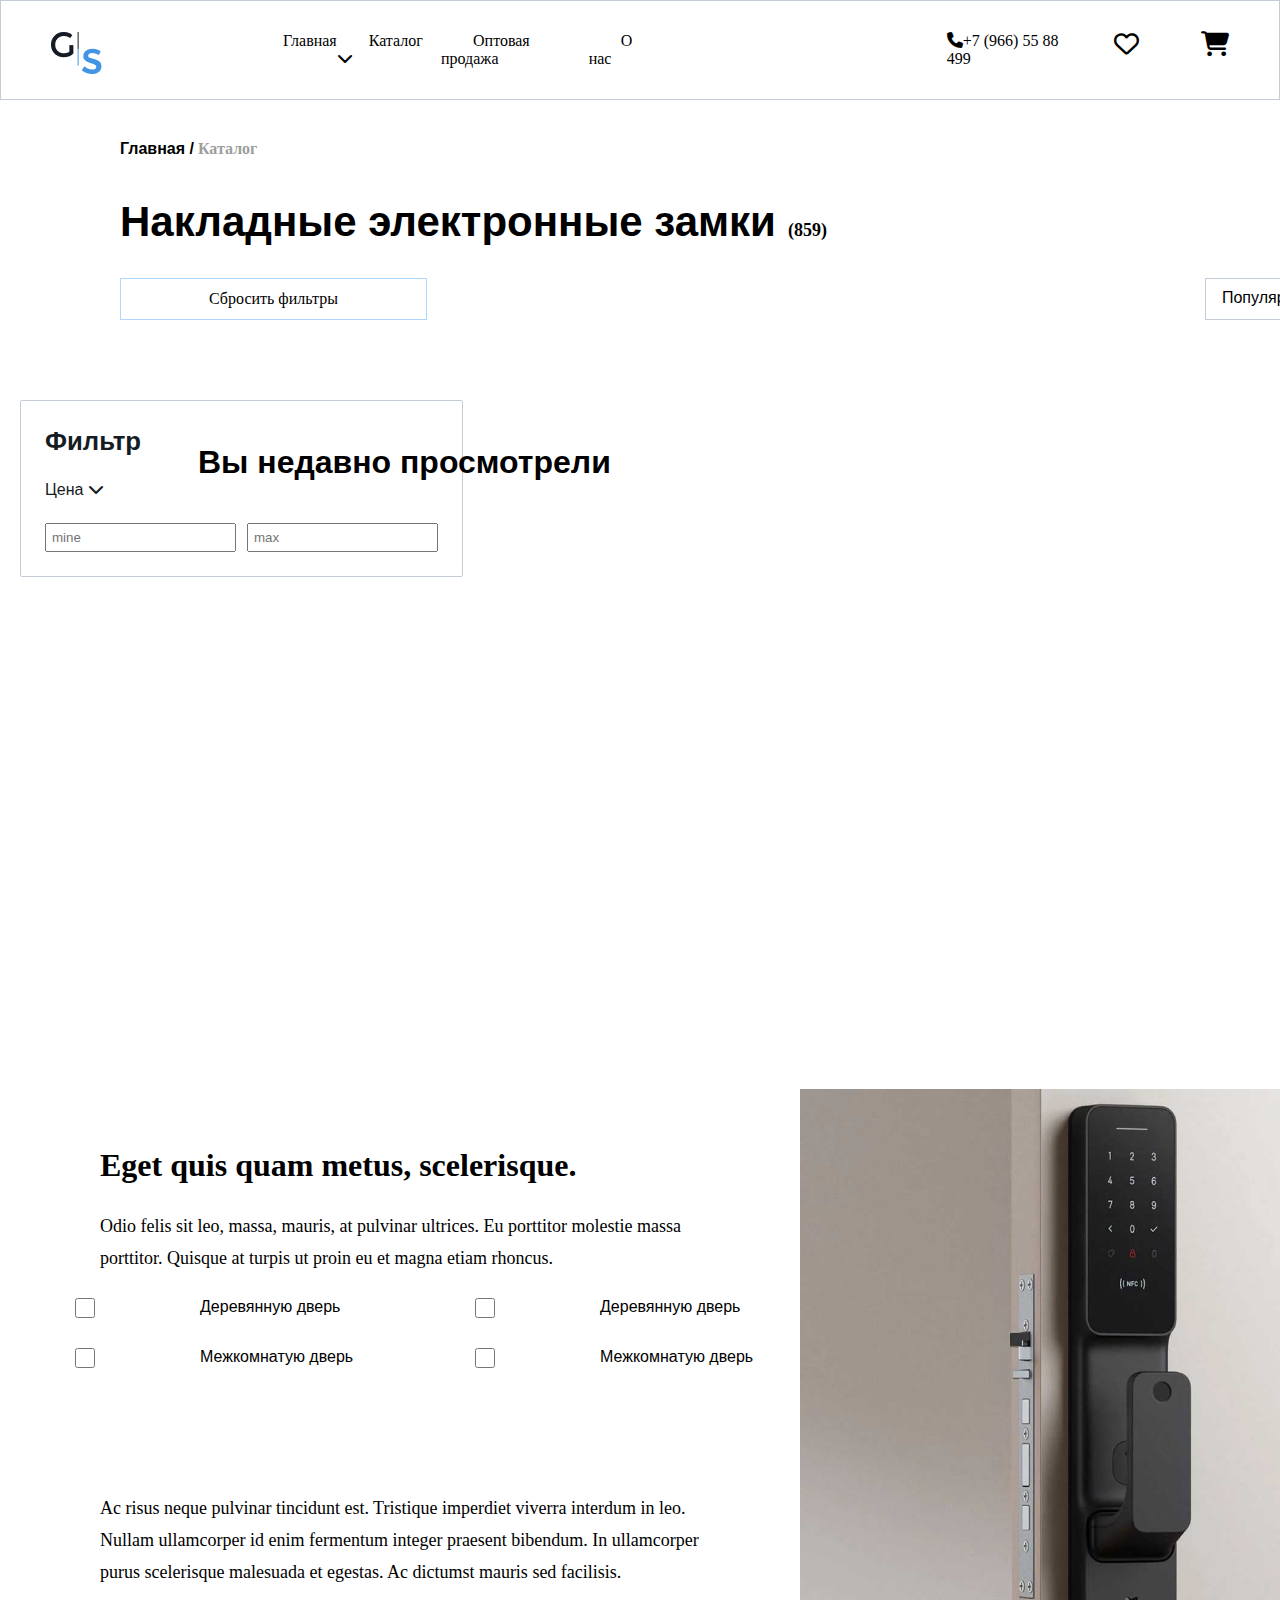
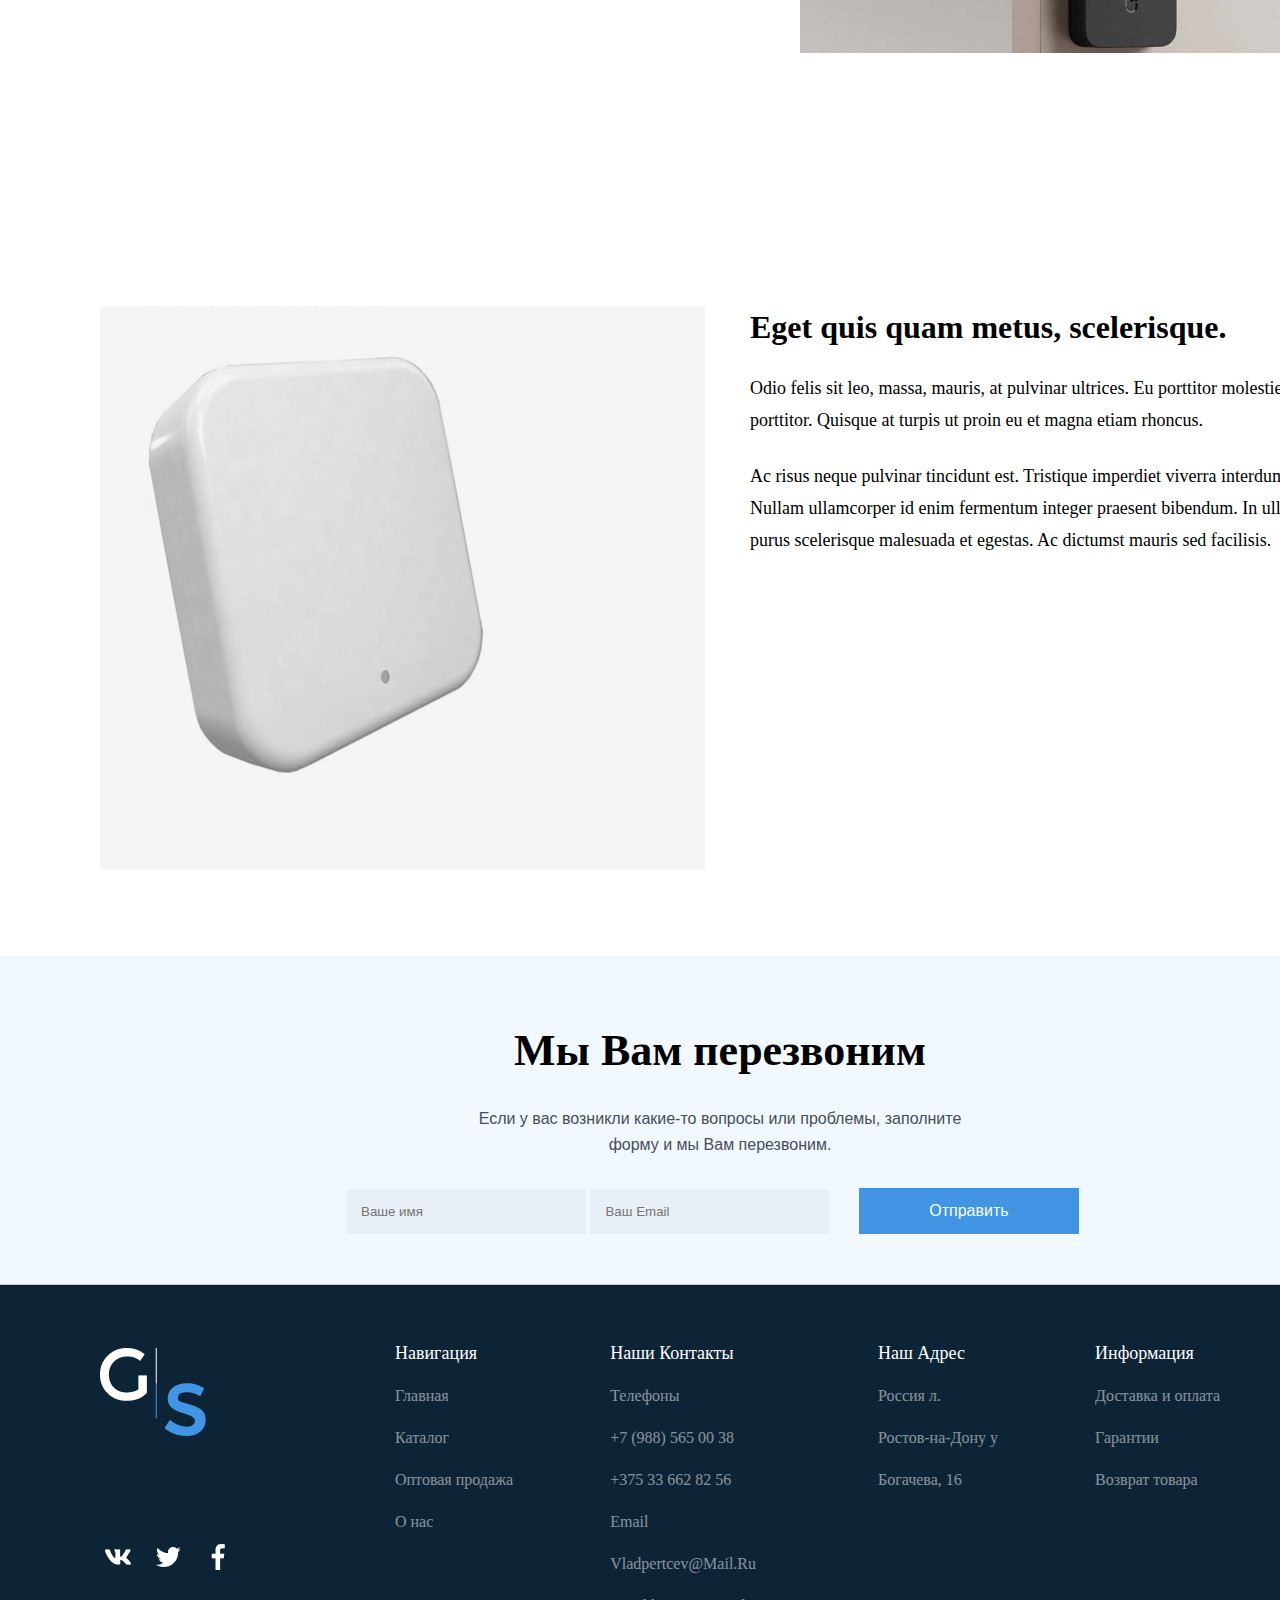
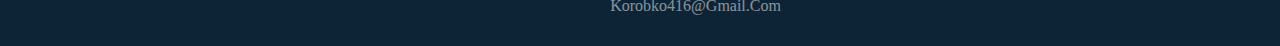
<file: index.html>
<!DOCTYPE html>
<html lang="en">
<head>
  <meta charset="UTF-8">
  <meta http-equiv="X-UA-Compatible" content="IE=edge">
  <meta name="viewport" content="width=device-width, initial-scale=1.0">
  <title>Home</title>
  <link href="https://db.onlinewebfonts.com/c/1c45e28f8e86cc89876f003b953cc3e9?family=SF+Pro+Text+Regular" rel="stylesheet">
  <link rel="stylesheet" href="https://cdnjs.cloudflare.com/ajax/libs/font-awesome/6.4.2/css/all.min.css">
  <link rel="stylesheet" href="./style/style.css">
</head>
<body>
  <nav>
   <div class="conatiner">
     <img class="logo-img" src="img/Logo (1).png" alt="">
    <ul class="menu">
      <li class="menu__item1"><a href="./index.html">Главная</a></li>
      <li class="menu__item" id="sign-up-link"><a href="./pages/category.html">Каталог <i class="fa-solid fa-chevron-down"></i></a></li>
      <li class="menu__item" id="sign-in-link"><a href="#">Оптовая продажа</a></li>
      <li class="menu__item" id="account-link"><a href="#">О нас</a></li>
      <li class="menu__item2"><i class="fa-solid fa-phone"></i>+7 (966) 55 88 499</li>
      <i class="fa-regular fa-heart"></i>
      <a href="./pages/korzinka.html"><i class="fa-solid fa-cart-shopping"></i></a>
     </ul>
  </div>
  </nav>
  <section>
    <div class="container">
        <div class="textSecta">
          <h4>Главная /<span class="h4-span"> Каталог</span></h4>
        </div>
        <div class="bigText">
           <h2>Накладные электронные замки<span class="h2-span">(859)</span></h2>
        </div>
        <div class="containt">
           <div class="text">
               <p class="Filter-div">Сбросить фильтры</p>
           </div>
           <div class="text2">
              <p class="Pp-filter"> Популярности  <i class="fa-solid fa-chevron-down"></i> </p>
           </div>
        </div>
        <div id="fetchProduct">
        </div>
        </div>
  </section>
  <div class="filetr">
    <div class="container">
      <div class="filter_main">
        <div class="text_filter">
          <h3>Фильтр</h3>
          <div class="text_box-pirce">
               <p>Цена <i class="fa-solid fa-chevron-down"></i></p>
               <input type="number" placeholder="mine" class="input_min_pirce" value="2500$">
               <input type="number" placeholder="max" class="input_max_pirce" value="7500$">
          </div>
        </div>
      </div>
    </div>
  </div>
  <div class="service">
    <div class="container">
      <div class="service-text">
        <h1>Вы недавно просмотрели</h1>
       <div class="chevron-left-rigth"> <i class="fa-solid fa-chevron-left"></i> <i class="fa-solid fa-chevron-right"></i></div>
      </div>
      <div class="service"></div>
    </div>
  </div>
  <div class="banner">
     <div class="container">
      <div class="banner-dislplay">
        <div class="banner-text">
          <h2 class="banner_h2">Eget quis quam metus, scelerisque.</h2>
          <p class="banner_p">Odio felis sit leo, massa, mauris, at pulvinar ultrices. Eu porttitor molestie massa porttitor. Quisque at turpis ut proin eu et magna etiam rhoncus.</p>          
          <div class="banner_input">
            <input type="checkbox">
            <p class="banner-p">Деревянную дверь</p>
            <input type="checkbox"> 
             <p class="banner-p">Деревянную дверь</p>
             <input type="checkbox"> 
             <p class="banner-p">Межкомнатую дверь</p>
             <input type="checkbox">
             <p class="banner-p">Межкомнатую дверь</p>
          </div>
          <div class="banner-text">
            <p class="banner_p">Ac risus neque pulvinar tincidunt est. Tristique imperdiet viverra interdum in leo. Nullam ullamcorper id enim fermentum integer praesent bibendum. In ullamcorper purus scelerisque malesuada et egestas. Ac dictumst mauris sed facilisis.</p>
          </div>
        </div>
        <div class="banner-img">
          <img src="./img/white-2-storey-house-near-trees-1115804.png" alt="">
        </div>
      </div>
      <div class="banner-display">
         <div class="banner-imge">
          <img src="./img/white-2-storey-house-near-trees-1115804 (3).png" alt="">
         </div>
         <div class="bannere-text">
              <h2 class="banner_h2e">Eget quis quam metus, scelerisque.</h2>
              <p class="banner_pe">Odio felis sit leo, massa, mauris, at pulvinar ultrices. Eu porttitor molestie massa porttitor. Quisque at turpis ut proin eu et magna etiam rhoncus.</p>
              <p class="banner_pe">Ac risus neque pulvinar tincidunt est. Tristique imperdiet viverra interdum in leo. Nullam ullamcorper id enim fermentum integer praesent bibendum. In ullamcorper purus scelerisque malesuada et egestas. Ac dictumst mauris sed facilisis.</p>
         </div>
      </div>
     </div>
  </div>
  <div class="input-form-serverci">
     <div class="container">
        <div class="form-text">
          <h2 class="input_h2">Мы Вам перезвоним</h2>
          <p class="input_p">Если у вас возникли какие-то вопросы или проблемы, заполните форму и мы Вам перезвоним.</p>
        </div>
        <form action="https://echo.htmlacademy.ru/">
           <input required type="text" placeholder="Ваше имя" class="form_input">
           <input required type="text" placeholder="Ваш Email" class="form_input">
           <button type="submit">Отправить</button>
        </form>
     </div>
  </div>
  <div class="end">
    <div class="container">
      <div class="end_main">
          <div class="img_end">
            <img src="./img/Logo (2).png" alt="">
            <div class="logoIcon_end">
            <img src="./img/Frame 4075216.png" alt="">
            </div>
          </div>
          <div class="main-text">
            <div class="text_img">
              <h5 class="text_h5">Навигация</h5>
              <p class="text_p">Главная</p>
              <p class="text_p">Каталог</p>
              <p class="text_p">Оптовая продажа</p>
              <p class="text_p">О нас</p>
           </div>
           <div clas class="text_h5"="text_img">
              <h5 class="text_h5">Наши контакты </h5>
              <p class="text_p">Телефоны</p>
              <p class="text_p">+7 (988) 565 00 38</p>
              <p class="text_p">+375 33 662 82 56</p>
              <p class="text_p">Email</p>
              <p class="text_p">vladpertcev@mail.ru</p>
              <p class="text_p">korobko416@gmail.com</p>
           </div>
           <div class="text_img">
               <h5 class="text_h5">Наш адрес</h5>
               <p class="text_p">Россия л. </p>
               <p class="text_p">Ростов-на-Дону у</p>
               <p class="text_p">Богачева, 16</p>
           </div>
           <div class="text_img">
               <h5 class="text_h5">информация</h5>
               <p class="text_p">Доставка и оплата</p>
               <p class="text_p">Гарантии</p>
               <p class="text_p">Возврат товара</p>
           </div>
          </div>
      </div>
    </div>
  </div>
  <script src="./script/main.js"></script>
</body>
</html>
</file>
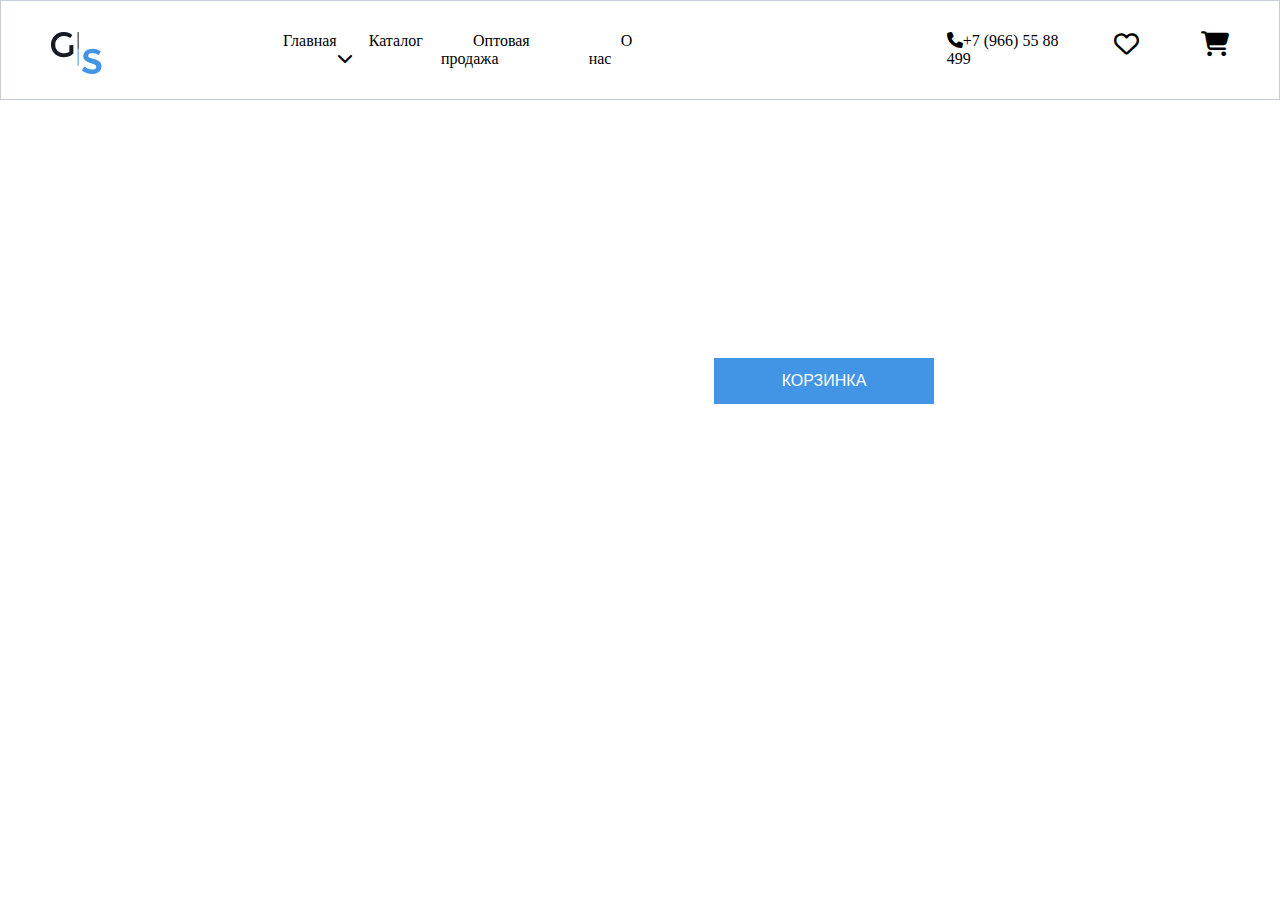
<file: pages/dataProduct.html>
<!DOCTYPE html>
<html lang="en">
<head>
    <meta charset="UTF-8">
    <meta name="viewport" content="width=device-width, initial-scale=1.0">
    <title>Data</title>
     <link href="https://db.onlinewebfonts.com/c/1c45e28f8e86cc89876f003b953cc3e9?family=SF+Pro+Text+Regular" rel="stylesheet">
     <link rel="stylesheet" href="https://cdnjs.cloudflare.com/ajax/libs/font-awesome/6.4.2/css/all.min.css">
     <link rel="stylesheet" href="../style/style.css">
</head>
<body>
    <nav>
        <div class="conatiner">
          <img class="logo-img" src="../img/Logo (1).png" alt="">
         <ul class="menu">
           <li class="menu__item1"><a href="../index.html">Главная</a></li>
           <li class="menu__item" id="sign-up-link"><a href="#">Каталог <i class="fa-solid fa-chevron-down"></i></a></li>
           <li class="menu__item" id="sign-in-link"><a href="#">Оптовая продажа</a></li>
           <li class="menu__item" id="account-link"><a href="#">О нас</a></li>
           <li class="menu__item2"><i class="fa-solid fa-phone"></i>+7 (966) 55 88 499</li>
           <i class="fa-regular fa-heart"></i>
           <a href="../pages/korzinka.html"><i class="fa-solid fa-cart-shopping"></i></a>
         </ul>
       </div>
       </nav>
    <div class="container">
        <div class="data">
            <div id="img_wrapp">
            </div>
             <div class="data_text">
                <h1 id="ProductTitle"></h1>
                  <p id="ProductDesc"></p>
                 <p id="ProductPrice"></p>
             <button class="buttonProductToKorzink"> КОРЗИНКА</button>
             </div>
             
        </div>
    </div>
    <script src="../script/dataProduct.js"></script>
</body>
</html>
</file>
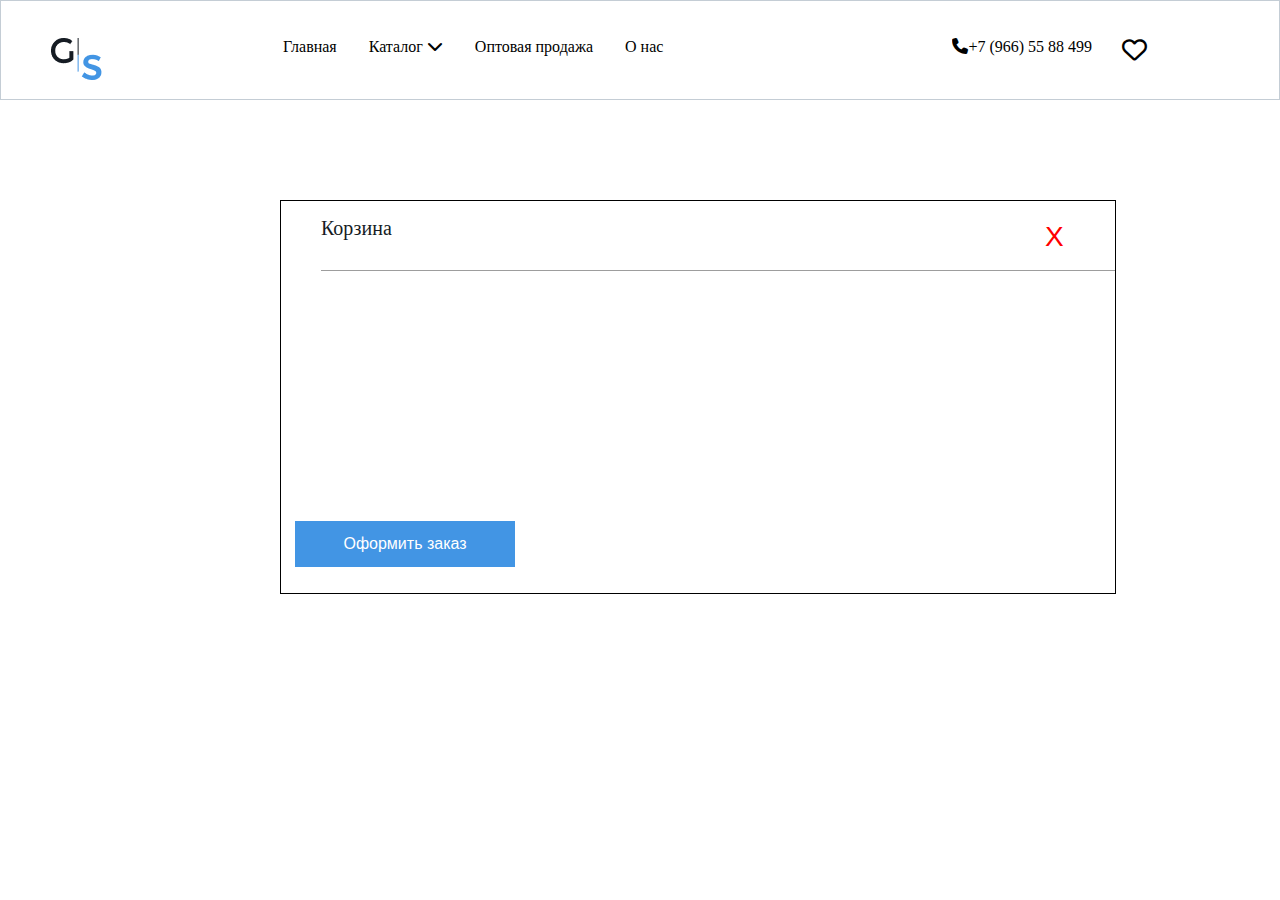
<file: pages/korzinka.html>
<!DOCTYPE html>
<html lang="en">
<head>
    <meta charset="UTF-8">
    <meta name="viewport" content="width=device-width, initial-scale=1.0">
    <title>Shop</title>
    <link href="https://db.onlinewebfonts.com/c/1c45e28f8e86cc89876f003b953cc3e9?family=SF+Pro+Text+Regular" rel="stylesheet">
    <link rel="stylesheet" href="https://cdnjs.cloudflare.com/ajax/libs/font-awesome/6.4.2/css/all.min.css">
    <link rel="stylesheet" href="../style/style.css">
</head>
<body>
    <nav>
        <div class="conatiner">
          <img class="logo-img" src="../img/Logo (1).png" alt="">
         <ul class="menu">
           <li class="menu__item1"><a href="../index.html">Главная</a></li>
           <li class="menu__item" ><a href="../pages/category.html">Каталог <i class="fa-solid fa-chevron-down"></i></a></li>
           <li class="menu__item" ><a href="#">Оптовая продажа</a></li>
           <li class="menu__item"><a href="#">О нас</a></li>
           <li class="menu__item2"><i class="fa-solid fa-phone"></i>+7 (966) 55 88 499</li>
           <i class="fa-regular fa-heart"></i>
          </ul>
       </div>
       </nav>
    <div class="shopDiv">
        <div class="textb">
            <h5 class="ShopText">Корзина</h5>
            <Span class="Span_Shop">X</Span>
        </div>
        <div Id="imgAges">
        </div>
        <div class="texta">
            <h2 id="Title"></h2>
            <p id="Desc"></p>
            <p id="Price"></p>
            <button class="ButtonBuyShop">Оформить заказ</button>
        </div>
    </div>
    <script src="../script/korzina.js"></script>

</body>
</html>
</file>
<file: style/style.css>
*{
    margin: 0;
    padding: 0;
    box-sizing: border-box;
    font-family: sans-serif;
  }



  nav{
    margin: auto;
    height: 100px;
    background-color: #ffffff;
    display: flex;
    align-items: center;
    padding: 0 50px;
    border: 1px solid #C4CDD5;
  }

  .container{
    margin:auto;
    width: 1440px;
  }

  img{
    position: absolute;
  }

  .menu{
    display: flex;
    list-style-type: none;
  }

  .menu a{
    
    font-family: "SF Pro Text Regular";
    margin-left: 32px;
    text-decoration: none;
    color: #000000;
  }

  .menu__item1{
    margin-left: 200px;
  }


  .menu__item2{
    
    font-family: "SF Pro Text Regular";
    margin-left: 289px;
  }


  .fa-regular , .fa-cart-shopping{
    margin-left: 30px;
    cursor: pointer;
    font-size: 25px;
  }



  section{
    margin: 20px;
  }


  .h4-span{
    
    font-family: "SF Pro Text Regular";
    color: #9D9D9D;
  }


  .h2-span{
    
    font-family: "SF Pro Text Regular";
    color: #000000;
    font-size: 18px;
    margin-left: 12px;
  }

  .bigText,.textSecta{
    margin-top: 40px;
    margin-left: 100px;
  }



  .bigText{
    
    font-family: "SF Pro Text Regular";
    font-size: 28px;
  }

  .containt{
    
    font-family: "SF Pro Text Regular";
    display: flex;
    margin-top: 32px;
    justify-content: space-between;
  }

  .text{
    
    font-family: "SF Pro Text Regular";
    border: 1px solid var(--light-blue, #ADD7FF);
    background: #FFF;
    margin-left: 100px;
    padding-left: 72px;
    padding-right: 72px;
  }

  .text2{
    
    font-family: "SF Pro Text Regular";
    border: 1px solid var(--light-grey, #C4CDD5);
    padding-top: 10px;
    padding-left: 16px;
    padding-right: 16px;
    margin-right: 95px;
  }

  .Filter-div{
    
    font-family: "SF Pro Text Regular";
    padding: 7px 16px;
    justify-content: center;
    align-items: center;
    font-size: 16px;
    font-style: normal;
    font-weight: 400;
    line-height: 26px
  
  }


  .Pp-filterz{
    
    font-family: "SF Pro Text Regular";
    font-size: 16px;
    font-style: normal;
    font-weight: 400;
    line-height: 26px;
    text-align: center;
  }


  #fetchProduct{
    gap: 80px;
    margin-top: 104px;
    display: grid;
    grid-template-columns: 300px 300px 300px;

  }


  .DivFetch{
    position: relative;
    padding: 20px;
    padding-top: 400px;
    height: 600px;
    background-color: #fefefe;
    width: 335px;
    margin-bottom: -100px;
    margin-left: 380px;
    
  }

  .Img-style{
    left: 15px;
    bottom: 220px;
    height: 370px;
    position: absolute;
    width: 320px;
  }

  .ShopTitle{
    
    font-family: "SF Pro Text Regular";
    color: #9D9D9D;
    padding-bottom: 20px;
  }

  .ShopPrice{
    font-family: "SF Pro Text Regular";
    padding-top: 30px;
  }

  .ShopDesc{
    font-family: "SF Pro Text Regular";
  }


  .service-text{
    display: flex;
    justify-content: space-between;
    margin-left: 99px;
    font-family: "SF Pro Text Regular";
  }

  .chevron-left-rigth{
    font-size: 28px;
    margin-right: 54px;
    
  }

  .fa-chevron-left{
    color: #9D9D9D;
    margin-right: 53px;
  }


  .service{
    height: 700px;
    position: relative;
    margin-left: 99px;
    display: grid;
    grid-template-columns: 350px 350px 400px 350px;
    
  }


  .SliceDiv{  
    margin-top: 164px;
    
  }


  .SliceDiv:last-child{
    margin-top: -570px;
  }

  .service_p{
    font-family: "SF Pro Text Regular";
   position: absolute;
   top: 490px;
  }

  .service_pa{
    font-family: "SF Pro Text Regular";
    position: absolute;
    top: 490px;
    margin-left: 200px
  }


 .banner_h2{
    margin-left: 100px;
    font-family: "SF Pro Text Regular";
    font-size: 32px;
    font-style: normal;
    font-weight: 600;
    line-height: 42px; 
  }

  .banner_p{
    margin-left: 100px;
    font-family: "SF Pro Text Regular";
   font-size: 18px;
   font-style: normal;
   font-weight: 400;
   line-height: 32px; 
   width: 605px;
   margin-top: 24px;
  }


  .banner_input{
    display: grid;
    margin-top: 24px;
    grid-template-rows: 20px 20px 20px 20px;
    gap: 30px;
    grid-template-columns: 170px 170px 170px 170px;
  }


 



.banner-dislplay{
  display: flex;
}

.banner-img{
  margin-top: -55px;
  margin-left: 30px;

}

.banner-imge{
  margin-left: 100px;
  margin-top: -82px;
}



.banner_h2e{
  margin-top: 400px;
    margin-left: 750px;
    font-family: "SF Pro Text Regular";
    font-size: 32px;
    justify-content: end;
    font-style: normal;
    font-weight: 600;
    line-height: 42px; 
}


.banner_pe{
  margin-left: 750px;
  font-family: "SF Pro Text Regular";
 font-size: 18px;
 font-style: normal;
 font-weight: 400;
 line-height: 32px; 
 width: 605px;
 margin-top: 24px;
}


.form-text{
  text-align: center;
  margin-top: 400px;
  background: var(--bg-light, #F2F8FF);
  width: 1440px;
  height: 332px;
  padding-top: 64px;
}

.input_h2{
  font-family: "SF Pro Text Regular";
  font-size: 44px;
  padding-bottom: 24px;
  font-style: normal;
  font-weight: 600;
  line-height: 62px;
}

.input_p{
     width: 518px;
     font-size: 16px;
     font-style: normal;
     font-weight: 400;
     line-height: 26px;
     color: var(--grey, #454F5B);
     margin-left: 461px;
}

form{
  margin-left: 346px;
  margin-top: -100px;
}

.form_input{
  padding: 15px;
  width: 240px;
  border: none;
  background: rgba(22, 28, 36, 0.04);

}

button{
  padding: 10px;
  width: 220px;
  background: var(--main, #4295E4);
  font-size: 16px;
font-style: normal;
font-weight: 500;
line-height: 26px;
color: var(--white, #FFF);
border: none;
cursor: pointer;
margin-left: 24px;
}

.data{
  display: grid;
  grid-template-rows: 200px 200px;
}

.data_text{
   margin-left: 700px;
}
 
#ProductTitle{
  font-family: "SF Pro Text Regular";
  font-size: 44px;
   font-style: normal;
   font-weight: 600;
   line-height: 62px;
   width: 604px;
  color: var(--black, #161C24); 
}

#ProductDesc{
  margin-top: 20px;
   color: var(--grey, #454F5B);
   font-family: SF Pro Text;
   font-size: 14px;
   font-style: normal;
   font-weight: 400;
   line-height: 24px; 
   width: 287px;
}


#ProductPrice{
   color: var(--black, #161C24);
   font-family: SF Pro Text;
   font-size: 24px;
   font-style: normal;
   font-weight: 600;
   line-height: normal;
   margin-top: 58px;
   margin-bottom: 16px;
}


.img_product{
  margin-top: 90px;
}


.buttonProductToKorzink{
  width: 220px;
  background: var(--main, #4295E4);
  font-size: 16px;
font-style: normal;
font-weight: 500;
line-height: 26px;
color: var(--white, #FFF);
border: none;
text-decoration: none;
cursor: pointer;
margin-left: 14px;
}

.img_style{
  margin-top: 40px;
  margin-left: 40px;

}

.shopDiv{
  width: 836px;
  margin-top: 100px;
  margin-left: 280px;
  height: 394px;
  border: 1px solid;
}

.textb{
  display: flex;
  justify-content: space-between;
  border-bottom: 1px solid #9D9D9D;
  margin-left: 40px;
  height: 60px;
  margin-top: 10px;
}

.Span_Shop{
  color: red;
  width: 20px;
height: 20px;
font-size: 28px;
margin-top: 10px;
margin-right: 50px;
}

.ShopText{
  color: var(--black, #161C24);
font-family: SF Pro Display;
font-size: 20px;
font-style: normal;
font-weight: 500;
line-height: 34px;
}

.texta{
  margin-top: 40px;
  margin-left: 200px;
  position: relative;
  
}

#Title{
  font-family: "SF Pro Text Regular";
  font-size: 16px;
  font-style: normal;
  font-weight: 400;
  line-height: 26px; 
  padding-bottom: 15px;
}

#Desc{
  font-family: "SF Pro Text Regular";
  font-size: 14px;
  font-style: normal;
  font-weight: 400;
  line-height: 24px; 
}

#Price{
  position: absolute;
  top: 160px;
  left: -180px;
  font-family: "SF Pro Text Regular";
font-size: 20px;
font-style: normal;
font-weight: 500;
line-height: 30px; 
}

.ButtonBuyShop{
  position: absolute;
  top: 210px;
  left: -210px;
}

.end_main{
  margin-top: 50px;
  width: 1444px;
  height: 362px;
  display: flex;
 background-color: #0D2436;
box-shadow: 0px 1px 0px 0px #C4CDD5 inset;
}


.img_end{
  margin-left: 100px;
  margin-top: 64px;
}

.logoIcon_end{
  margin-left: 5px;
  margin-top: 196px;
}


.main-text{
  gap: 0 97px;
  margin-top: 55px;
  display: flex;
  margin-left: 290px;
}

.text_h5{
  padding-bottom: 16px;
  color: var(--white, #FFF);
  font-family: SF Pro Text;
font-size: 18px;
font-style: normal;
font-weight: 500;
line-height: 28px; 
text-transform: capitalize;
}

.text_p{
  padding-bottom: 16px;
  opacity: 0.5;
  color: var(--white, #FFF);
font-family: SF Pro Text;
font-size: 16px;
font-style: normal;
font-weight: 300;
line-height: 26px; 
}


.filter_main{
  position: absolute;
  top: 400px;
  display: inline-flex;
  padding: 24px;
  align-items: flex-start;
  gap: 10px;
  left: 20px;
  border-radius: 2px;
  border: 1px solid var(--light-grey, #C4CDD5);
  background: #FFF;
}

.text_filter{
  color: var(--black, #161C24);
font-family: SF Pro Text;
font-size: 22px;
font-style: normal;
font-weight: 600;
line-height: 32px;
}

.text_box-pirce{
  margin-top: 20px;
  color: var(--black, #161C24);
font-family: SF Pro Text;
font-size: 16px;
font-style: normal;
font-weight: 500;
line-height: 26px; 
}


.input_min_pirce{
  padding: 5px;
  margin-top: 20px;
}

.input_max_pirce{
  padding: 5px;
  margin-left: 7px;
}

.containere{
  margin-top: 40px;
  margin-left: 250px;
  display: grid;
  gap:150px 30px;
  grid-template-columns: 300px 300px 300px;
  grid-template-rows: 300px 300px 300px;
}

.name_categorie{
  font-family: "SF Pro Text Regular";
  margin-top: 320px;
  padding-bottom: 20px;
}

.creationAt_categorie{
  font-family: "SF Pro Text Regular";
  padding-bottom: 15px;
  font-size: 15px;
}
</file>
